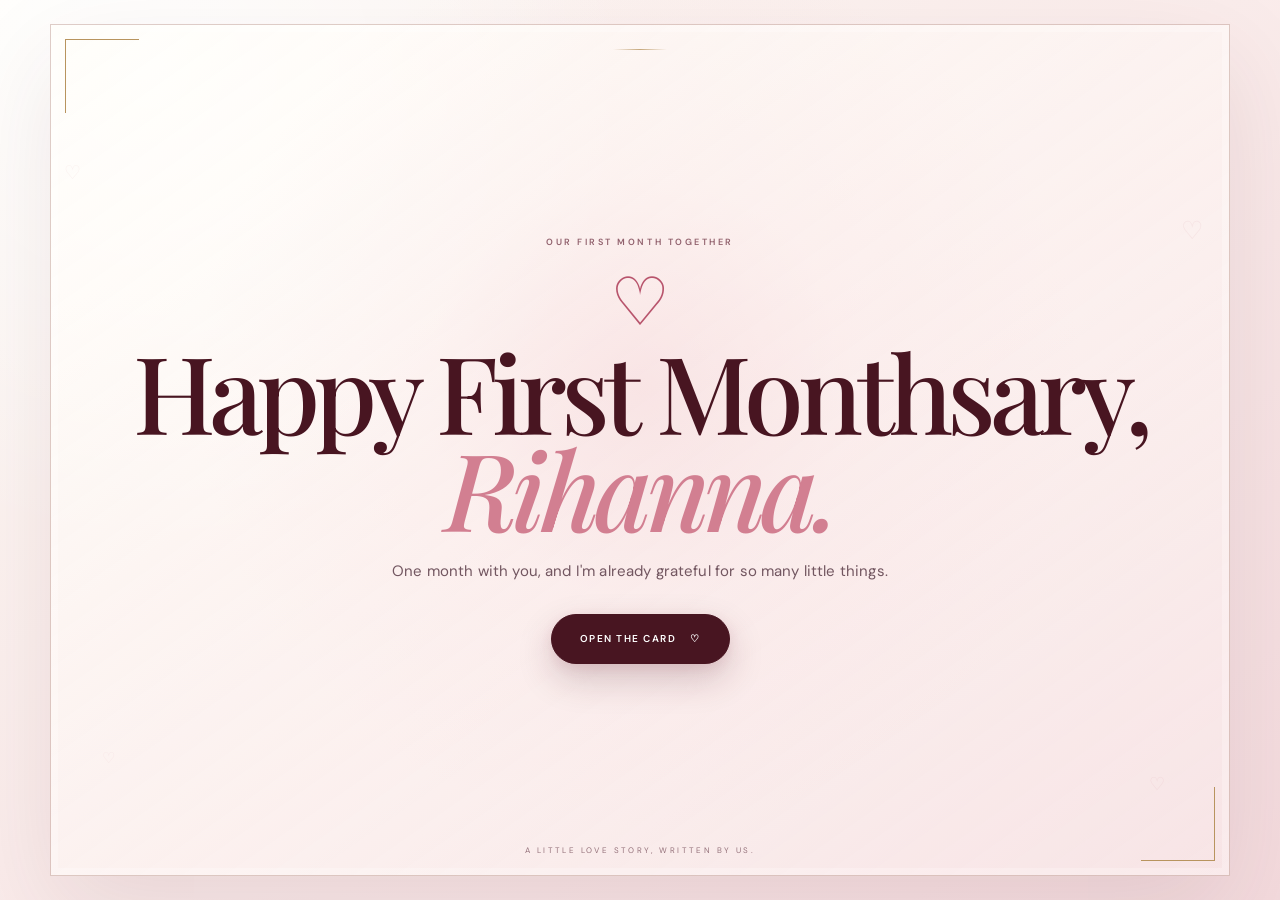
<file: index.html>
<!doctype html>
<html lang="en">
<head>
  <meta charset="utf-8">
  <meta name="viewport" content="width=device-width,initial-scale=1">
  <meta name="theme-color" content="#fbf1ee">
  <title>Happy First Monthsary, Rihanna</title>
  <meta name="description" content="A first monthsary love story made for Rihanna.">
  <link rel="preconnect" href="https://fonts.googleapis.com">
  <link rel="preconnect" href="https://fonts.gstatic.com" crossorigin>
  <link href="https://fonts.googleapis.com/css2?family=DM+Sans:wght@400;500;600&family=Italiana&family=Playfair+Display:ital,wght@0,500;0,600;1,500;1,600&display=swap" rel="stylesheet">
  <link rel="stylesheet" href="style.css">
  <link rel="stylesheet" href="home.css">
</head>
<body>
  <nav class="chapter-nav" id="chapter-nav" aria-label="Love story navigation" hidden>
    <a class="monogram" href="#home" data-home aria-label="Back to the beginning">R<span>&#9825;</span></a>
    <div class="chapter-links">
      <a href="#home" data-home data-section="home"><span>01</span> Beginning</a>
      <a href="#memories" data-section="memories"><span>02</span> Surprises</a>
    </div>
    <button class="sound-button" id="sound-button" aria-label="Play background music" aria-pressed="false">&#9835;</button>
  </nav>

  <main>
    <section class="hero chapter" id="home">
      <div class="hero-hearts" aria-hidden="true"><i>&#9825;</i><i>&#9825;</i><i>&#9825;</i><i>&#9825;</i></div>
      <div class="hero-frame reveal">
        <div class="corner corner-a"></div><div class="corner corner-b"></div>
        <p class="hero-label">OUR FIRST MONTH TOGETHER</p>
        <div class="outline-heart" aria-hidden="true">&#9825;</div>
        <h1>Happy First Monthsary,<br><em>Rihanna.</em></h1>
        <p class="hero-subtitle">One month with you, and I'm already grateful for so many little things.</p>
        <button class="button button-dark hero-button" id="open-card">Open the Card <span>&#9825;</span></button>
        <p class="scroll-note">A LITTLE LOVE STORY, WRITTEN BY US.</p>
      </div>
    </section>

    <div class="experience" id="experience" hidden>
    <section class="chapter surprises" id="memories">
      <div class="section-shell">
        <header class="section-title reveal">
          <h2>SANA MA<br><em>APPRECIATE MO PO.</em></h2>
        </header>

        <div class="gift-grid" aria-label="Four surprise cards">
          <button class="gift-card reveal" data-surprise="memories-content" data-label="Mga SS na Meron Ako Mwehehe">
            <span class="card-number">01</span><span class="gift-icon">&#9825;</span>
            <span class="card-kicker">A LITTLE SURPRISE FOR YOU</span>
            <strong>Mga SS na<br><em>Meron Ako Mwehehe</em></strong>
            <span class="card-line"></span><small>Please click to open &#9825;</small>
          </button>
          <button class="gift-card reveal" data-surprise="message-content" data-label="My Message to You, My Baby">
            <span class="card-number">02</span><span class="gift-icon">&#9993;</span>
            <span class="card-kicker">SEALED WITH ALL MY LOVE</span>
            <strong>My Message to You<br><em>My Baby</em></strong>
            <span class="card-line"></span><small>Please click to open &#9825;</small>
          </button>
          <button class="gift-card reveal" data-surprise="video-content" data-label="Our Video">
            <span class="card-number">03</span><span class="gift-icon">&#9655;</span>
            <span class="card-kicker">A MEMORY IN MOTION</span>
            <strong>Baka duo gods to<br><em>HAHAHAHA</em></strong>
            <span class="card-line"></span><small>Please click to open &#9825;</small>
          </button>
          <button class="gift-card reveal" data-surprise="date-content" data-label="Virtual Date Invitation">
            <span class="card-number">04</span><span class="gift-icon">&#10022;</span>
            <span class="card-kicker">ONE LAST QUESTION, BABY</span>
            <strong>One More Little<br><em>Surprise</em></strong>
            <span class="card-line"></span><small>Please click to open &#9825;</small>
          </button>
        </div>
        <p class="gift-hint reveal">Open them in any order. Every gift is yours.</p>
      </div>
    </section>
    </div>
  </main>

  <dialog class="surprise-dialog" id="surprise-dialog" aria-labelledby="prompt-title">
    <div class="prompt-view" id="prompt-view">
      <button class="modal-close" data-close aria-label="Close surprise">&times;</button>
      <div class="pulse-heart" aria-hidden="true">&#9825;</div>
      <p class="modal-kicker">JUST A TINY PAUSE...</p>
      <h2 id="prompt-title">Wait, baby!</h2>
      <p>Please click again to open your surprise...</p>
      <button class="button button-glow" id="reveal-surprise">Open My Surprise &#128140;</button>
    </div>
    <div class="reveal-view" id="reveal-view" hidden>
      <button class="modal-close" data-close aria-label="Close surprise">&times;</button>
      <div class="reveal-content" id="reveal-content"></div>
    </div>
  </dialog>

  <template id="memories-content">
    <div class="memory-heading">
      <div class="memory-ornament"><span></span><b>&#9825;</b><span></span></div>
      <h2>Mwamwa <em>Baby</em></h2>
      <p>Little pieces of us that I never want to forget.</p>
    </div>
    <div class="memory-gallery">
      <button class="memory-photo focus-top" data-caption="MY PRETTY BABY"><img src="assets/efa1906f-6c54-41ca-8814-4073c14ea785.jpg" alt="A video call memory"><span>MY PRETTY BABY</span><i>View Memory &#9825;</i></button>
      <button class="memory-photo" data-caption="BONAKID YARN"><img src="assets/cb5bf9ac-3ef1-4939-8803-dd63d7b1ca0a.jpg" alt="Our matching game characters"><span>BONAKID YARN</span><i>View Memory &#9825;</i></button>
      <button class="memory-photo" data-caption="MAPPINGS NA MALUPET"><img src="assets/14d90cfb-4a6c-462a-9b74-da4cdff6e28a.jpg" alt="Our digital drawing"><span>MAPPINGS NA MALUPET</span><i>View Memory &#9825;</i></button>
      <button class="memory-photo" data-caption="NUKE WITH CUTE"><img src="assets/879ca737-ec28-4d78-9085-f760972a9f83.jpg" alt="A game memory together"><span>NUKE WITH CUTE</span><i>View Memory &#9825;</i></button>
      <button class="memory-photo" data-caption="TULOG NA TUTULOG ANG BABY"><img src="assets/9c7c28a0-9c6e-46e9-8324-11fb23715173.jpg" alt="Our late-night setup"><span>TULOG NA TUTULOG ANG BABY</span><i>View Memory &#9825;</i></button>
      <button class="memory-photo focus-top" data-caption="TUTOTIAL DAW PANO MANDUROG"><img src="assets/870e12e1-f4db-4910-a78a-431c26ba211d.jpg" alt="A late-night video call"><span>TUTOTIAL DAW PANO MANDUROG</span><i>View Memory &#9825;</i></button>
      <p class="scrapbook-note">Even the simplest moments feel special when they are ours.</p>
      <button class="memory-photo" data-caption="BLACK NOIR?"><img src="assets/b1f1278a-5445-4ddc-a3ac-eef5e3f25c4e.jpg" alt="Our characters together"><span>BLACK NOIR?</span><i>View Memory &#9825;</i></button>
      <button class="memory-photo" data-caption="JOMBI"><img src="assets/3038747b-956f-412e-9ce2-2c13fce19be9.jpg" alt="Another game memory"><span>JOMBI</span><i>View Memory &#9825;</i></button>
      <button class="memory-photo" data-caption="DANCERIST."><img src="assets/5a14de52-e32c-4989-8ed6-56b7ecac7b17.jpg" alt="A favorite shared memory"><span>DANCERIST.</span><i>View Memory &#9825;</i></button>
    </div>
    <div class="gallery-ending"><span></span><p>Not every moment has to be perfect to be my favorite.</p><span></span></div>
  </template>

  <template id="message-content">
    <div class="modal-heading"><p class="modal-kicker">GIFT NO. 02</p><h2>A Little <em>Message</em></h2></div>
    <article class="surprise-letter">
      <p class="letter-date">OCTOBER 20, 2026</p><h3>My dearest Rihanna,</h3>
      <p><strong>Happy First Monthsary, my baby!</strong></p>
      <p>I'm so lucky to have you in my life, baby. You make my days special in ways you probably don't even realize, and I'm so thankful for all the love, happiness, and comfort you bring me every day. Having you by my side is one of the best things that has ever happened to me.</p>
      <p>I hope na kahit anong mangyari sa atin, kahit gaano pa tayo kalayo sa isa't isa, we will always choose each other and continue to fight for our love. I hope na one day, matupad natin lahat ng mga pangarap natin, not separately, but together. I want to see us grow, achieve our dreams, and celebrate every little success with each other. I want to be there for you through your happiest days and even during the times when things get difficult.</p>
      <p>Thank you, baby, kasi palagi kang nandiyan para sa akin. Thank you for making me feel loved and for staying by my side, kahit minsan ang sungit mo sa akin HAHAHAHA. Even with our little tampuhan and misunderstandings, I hope we never get tired of understanding each other and choosing to stay.</p>
      <p>This is only our first monthsary, but I hope it's just the beginning of a beautiful love story that we will continue to write together. I know hindi naman palaging magiging madali ang lahat, but I hope we always remember why we started and how much we mean to each other.</p>
      <p>I love you always, my baby. Please take care of yourself palagi, ha? Even when I'm not beside you, I hope you always feel how much I love you. I'm so proud to have you, and I'm so happy that it's you I'm sharing this journey with.</p>
      <p class="letter-ending"><strong>Happy first monthsary ulit, my baby! Here's to more monthsaries, more memories, more dreams to achieve together, and a love that continues to grow stronger every day. I love you so much, baby. Always and in all ways.</strong></p>
      <p class="signature">Always yours, with all my love.</p>
    </article>
  </template>

  <template id="video-content">
    <div class="modal-heading"><h2>HAHAHAHAHAHHAHA</h2><p>Press play, baby. This little memory is all yours.</p></div>
    <div class="surprise-video"><video controls playsinline preload="metadata"><source src="assets/49ed3130-e33a-4ed0-903a-6303807d93cc.mp4" type="video/mp4">Your browser does not support HTML video.</video></div>
  </template>

  <template id="date-content">
    <section class="virtual-date" aria-labelledby="date-question">
      <div class="date-question-view">
        <p class="modal-kicker">FOR US, EVEN FROM MILES AWAY</p>
        <div class="date-heart" aria-hidden="true">&#9825;</div>
        <h2>One Last Question, <em>Baby...</em></h2>
        <h3 id="date-question">Will you have a virtual date with me? &#10084;&#65039;</h3>
        <p>Even if we're miles apart, I still want to make more memories with you. Just you and me, a call, and some quality time together.</p>
        <div class="date-answer-buttons">
          <button class="button date-yes" type="button">YES, BABY! &#10084;&#65039;</button>
          <button class="button date-no" type="button">NO &#128584;</button>
        </div>
        <p class="no-reply" aria-live="polite"></p>
      </div>

      <div class="date-planner" hidden>
        <div class="date-celebration" aria-live="polite">
          <span aria-hidden="true">&#9825;</span>
          <p class="modal-kicker">YOU JUST MADE ME VERY HAPPY</p>
          <h2>IT'S A <em>DATE!</em></h2>
          <p>Let's plan a little time that belongs only to us.</p>
        </div>
        <form class="date-form">
          <fieldset>
            <legend>What should we do together?</legend>
            <label><input type="radio" name="activity" value="Video call" required><span>Video call</span></label>
            <label><input type="radio" name="activity" value="CODM gaming session"><span>CODM gaming session</span></label>
            <label><input type="radio" name="activity" value="Watch a movie together"><span>Watch a movie together</span></label>
            <label><input type="radio" name="activity" value="Chill and talk"><span>Chill and talk</span></label>
          </fieldset>
          <div class="date-fields">
            <label>Preferred date<input type="date" name="date" required></label>
            <label>Preferred time<input type="time" name="time" required></label>
          </div>
          <button class="button button-dark date-confirm" type="submit">CONFIRM OUR VIRTUAL DATE &#9825;</button>
        </form>
        <div class="date-confirmation" hidden aria-live="polite"></div>
        <p class="planner-note">Your choices stay on this page—they are not automatically sent.</p>
      </div>
    </section>
  </template>

  <audio id="music" loop preload="metadata"><source src="assets/vid.mp3" type="audio/mpeg"></audio>
  <dialog id="lightbox" aria-labelledby="lightbox-caption">
    <button id="close-lightbox" aria-label="Close photo">&times;</button>
    <button class="lightbox-arrow previous" id="previous-photo" aria-label="View previous memory">&larr;</button>
    <figure><img id="lightbox-image" alt=""><figcaption><p id="lightbox-caption"></p><small>A little piece of us, kept forever.</small></figcaption></figure>
    <button class="lightbox-arrow next" id="next-photo" aria-label="View next memory">&rarr;</button>
  </dialog>
  <div class="magic-layer" id="magic-layer" aria-hidden="true"></div>
  <footer id="site-footer" hidden><span>R &#9825;</span><p>Made with love for Rihanna &middot; Our first monthsary</p><a href="#home" data-home>Back to the beginning &uarr;</a></footer>
  <script src="script.js"></script>
</body></html>
</file>
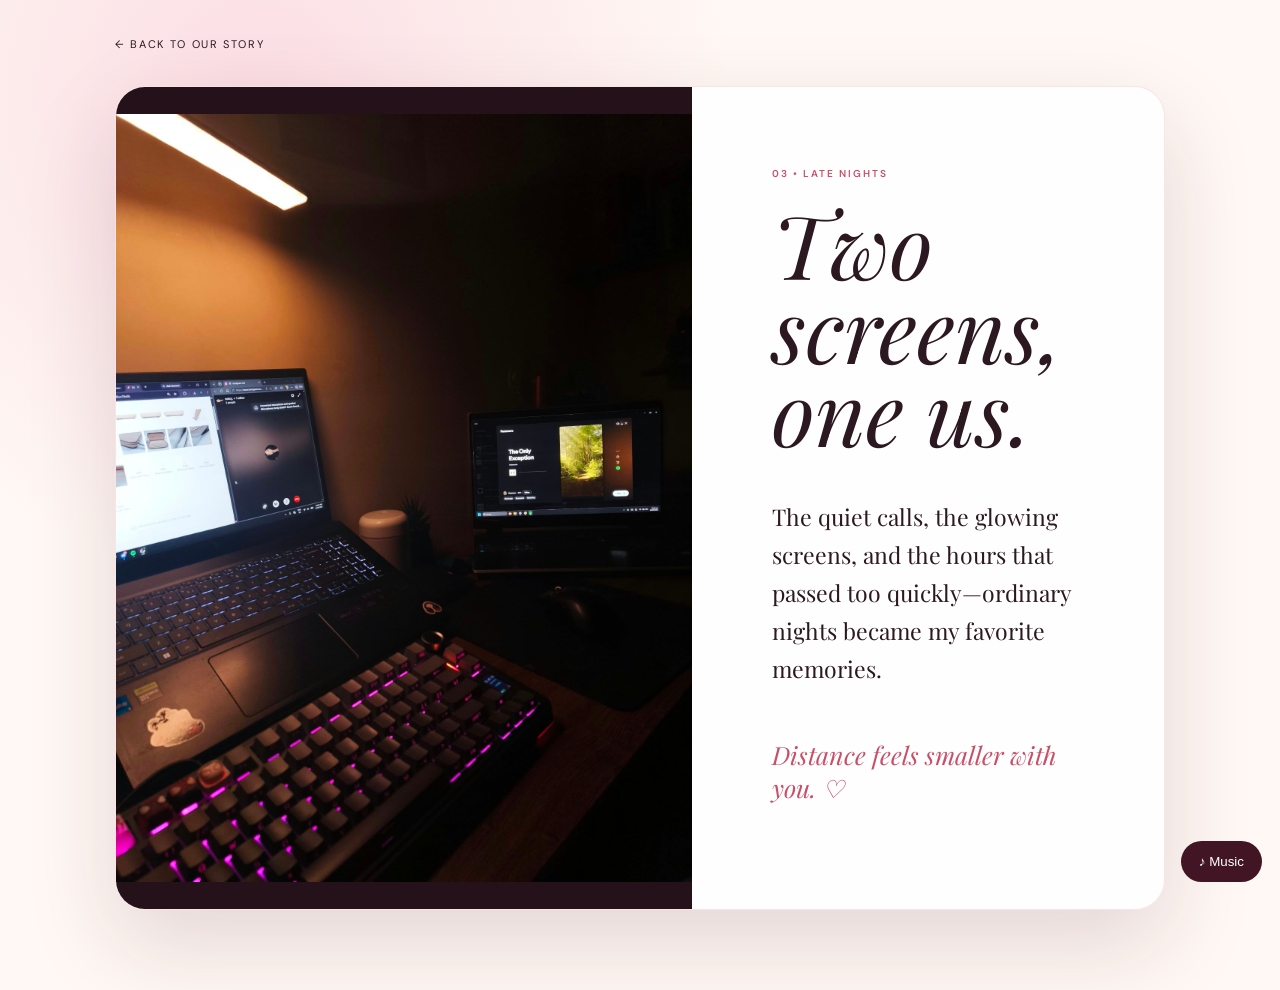
<file: late-nights.html>
<!doctype html><html lang="en"><head><meta charset="utf-8"><meta name="viewport" content="width=device-width,initial-scale=1"><title>Our Late Nights ♡</title><link rel="preconnect" href="https://fonts.googleapis.com"><link rel="preconnect" href="https://fonts.gstatic.com" crossorigin><link href="https://fonts.googleapis.com/css2?family=DM+Sans:wght@400;600&family=Playfair+Display:ital,wght@0,600;1,600&display=swap" rel="stylesheet"><link rel="stylesheet" href="detail.css"></head><body><main class="detail"><a class="back" href="index.html">← Back to our story</a><article class="card-page"><div class="visual"><img src="assets/9c7c28a0-9c6e-46e9-8324-11fb23715173.jpg" alt="Our late-night setup"></div><div class="copy"><small>03 • LATE NIGHTS</small><h1>Two screens,<br>one us.</h1><p>The quiet calls, the glowing screens, and the hours that passed too quickly—ordinary nights became my favorite memories.</p><p class="love">Distance feels smaller with you. ♡</p></div></article></main><audio autoplay loop preload="auto"><source src="assets/background-music.m4a" type="audio/mp4"></audio><button class="sound">♪ Music</button><script src="detail.js"></script></body></html>
</file>
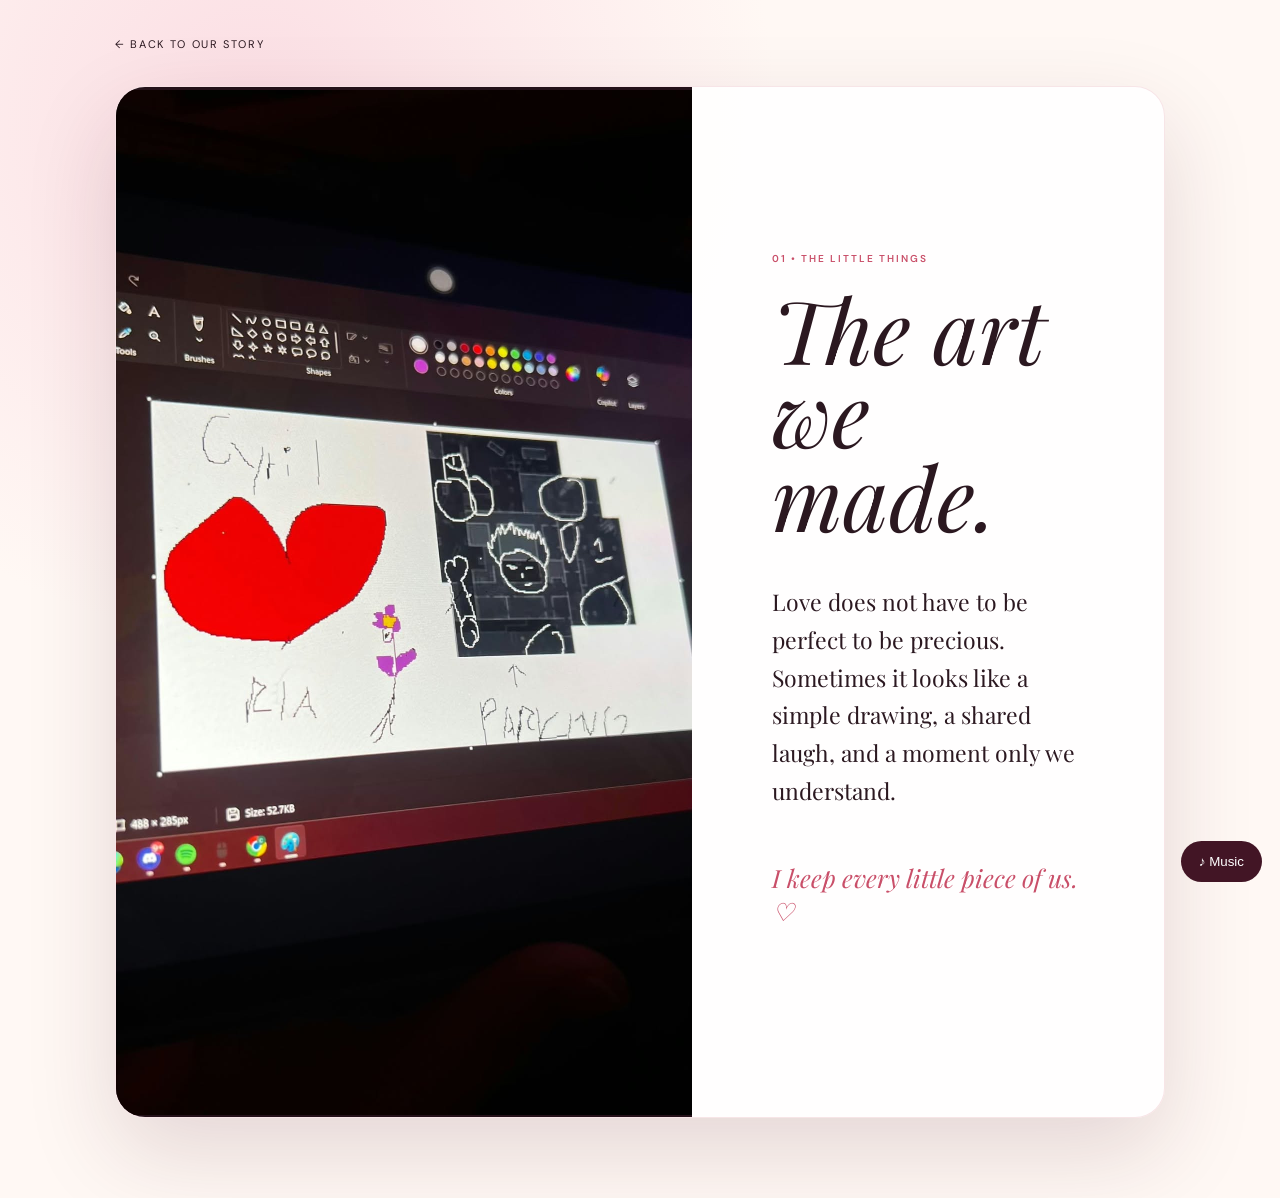
<file: little-things.html>
<!doctype html><html lang="en"><head><meta charset="utf-8"><meta name="viewport" content="width=device-width,initial-scale=1"><title>The Little Things ♡</title><link rel="preconnect" href="https://fonts.googleapis.com"><link rel="preconnect" href="https://fonts.gstatic.com" crossorigin><link href="https://fonts.googleapis.com/css2?family=DM+Sans:wght@400;600&family=Playfair+Display:ital,wght@0,600;1,600&display=swap" rel="stylesheet"><link rel="stylesheet" href="detail.css"></head><body><main class="detail"><a class="back" href="index.html">← Back to our story</a><article class="card-page"><div class="visual"><img src="assets/14d90cfb-4a6c-462a-9b74-da4cdff6e28a.jpg" alt="Our handmade drawing"></div><div class="copy"><small>01 • THE LITTLE THINGS</small><h1>The art<br>we made.</h1><p>Love does not have to be perfect to be precious. Sometimes it looks like a simple drawing, a shared laugh, and a moment only we understand.</p><p class="love">I keep every little piece of us. ♡</p></div></article></main><audio autoplay loop preload="auto"><source src="assets/background-music.m4a" type="audio/mp4"></audio><button class="sound">♪ Music</button><script src="detail.js"></script></body></html>
</file>
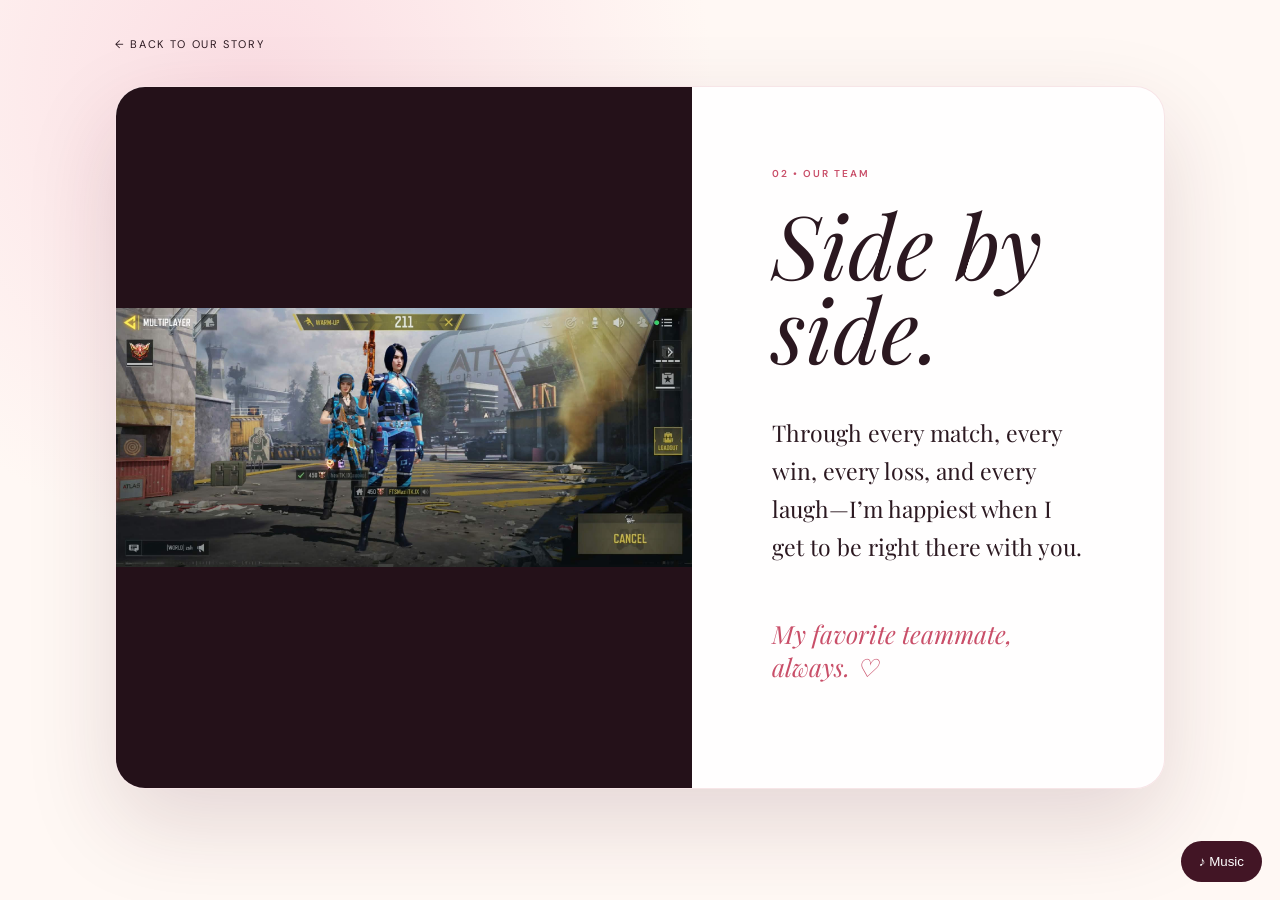
<file: our-team.html>
<!doctype html><html lang="en"><head><meta charset="utf-8"><meta name="viewport" content="width=device-width,initial-scale=1"><title>Our Team ♡</title><link rel="preconnect" href="https://fonts.googleapis.com"><link rel="preconnect" href="https://fonts.gstatic.com" crossorigin><link href="https://fonts.googleapis.com/css2?family=DM+Sans:wght@400;600&family=Playfair+Display:ital,wght@0,600;1,600&display=swap" rel="stylesheet"><link rel="stylesheet" href="detail.css"></head><body><main class="detail"><a class="back" href="index.html">← Back to our story</a><article class="card-page"><div class="visual"><img src="assets/cb5bf9ac-3ef1-4939-8803-dd63d7b1ca0a.jpg" alt="Our matching game characters"></div><div class="copy"><small>02 • OUR TEAM</small><h1>Side by<br>side.</h1><p>Through every match, every win, every loss, and every laugh—I’m happiest when I get to be right there with you.</p><p class="love">My favorite teammate, always. ♡</p></div></article></main><audio autoplay loop preload="auto"><source src="assets/background-music.m4a" type="audio/mp4"></audio><button class="sound">♪ Music</button><script src="detail.js"></script></body></html>
</file>
<file: style.css>
:root{--cream:#fffaf4;--paper:#fffdf9;--blush:#f5dfe0;--pink:#d48092;--rose:#b8546c;--wine:#481521;--ink:#31171e;--gold:#b8945e;--line:rgba(103,48,61,.17);--shadow:0 26px 70px rgba(75,24,39,.13)}*{box-sizing:border-box}html{scroll-behavior:smooth;scroll-padding-top:80px}body{margin:0;background:var(--cream);color:var(--ink);font-family:'DM Sans',sans-serif;overflow-x:hidden}body.modal-open{overflow:hidden}button,a{font:inherit}.chapter{position:relative;min-height:100vh}.chapter-nav{position:fixed;z-index:100;top:18px;left:50%;transform:translateX(-50%);width:min(880px,calc(100% - 30px));height:58px;display:flex;align-items:center;justify-content:space-between;padding:7px 10px 7px 19px;border:1px solid rgba(255,255,255,.65);border-radius:999px;background:rgba(255,250,247,.86);box-shadow:0 12px 36px rgba(69,21,35,.11);backdrop-filter:blur(18px)}.monogram{font:25px 'Italiana',serif;color:var(--wine);text-decoration:none}.monogram span{color:var(--rose)}.chapter-links{display:flex;gap:34px}.chapter-links a{position:relative;color:#795965;text-decoration:none;font-size:10px;letter-spacing:.08em;text-transform:uppercase}.chapter-links a span{margin-right:5px;color:var(--pink)}.chapter-links a.active{color:var(--wine)}.chapter-links a.active:after{content:'';position:absolute;left:0;right:0;bottom:-10px;height:1px;background:var(--rose)}.sound-button{width:42px;height:42px;border:0;border-radius:50%;background:var(--wine);color:#fff;cursor:pointer}.sound-button.playing{animation:pulse 1.5s infinite}@keyframes pulse{50%{box-shadow:0 0 0 8px rgba(184,84,108,.15)}}.hero{padding:96px 24px 24px;display:grid;place-items:center;background:radial-gradient(circle at 50% 38%,rgba(251,212,216,.9),transparent 42%),linear-gradient(135deg,#fffdfa,#f8e6e5)}.hero:before{content:'';position:absolute;inset:0;opacity:.28;background-image:radial-gradient(#b77882 .55px,transparent .55px);background-size:7px 7px;mask-image:linear-gradient(to bottom,#000,transparent 70%)}.hero-frame{position:relative;z-index:1;width:min(1180px,100%);min-height:calc(100vh - 120px);padding:clamp(52px,8vh,92px) 30px;display:flex;flex-direction:column;align-items:center;justify-content:center;text-align:center;border:1px solid rgba(143,82,95,.28);background:rgba(255,253,250,.43);box-shadow:inset 0 0 0 8px rgba(255,255,255,.25),0 30px 90px rgba(83,35,47,.08)}.corner{position:absolute;width:74px;height:74px}.corner-a{top:14px;left:14px;border-left:1px solid var(--gold);border-top:1px solid var(--gold)}.corner-b{right:14px;bottom:14px;border-right:1px solid var(--gold);border-bottom:1px solid var(--gold)}.eyebrow{display:flex;align-items:center;justify-content:center;gap:12px;margin:0 0 20px;color:#9b6270;font-size:10px;font-weight:600;letter-spacing:.25em}.eyebrow i{display:block;width:34px;height:1px;background:var(--gold)}.eyebrow.light{color:#e8bbc5}.outline-heart{height:72px;color:var(--rose);font:72px/1 'Playfair Display',serif}.hero h1{margin:13px 0 22px;color:var(--wine);font:500 clamp(55px,8.4vw,113px)/.9 'Playfair Display',serif;letter-spacing:-.055em}.hero h1 em,.section-title h2 em,.forever h2 em,.modal-heading h2 em,.final-gift h2 em{color:var(--pink);font-weight:500}.hero-copy{max-width:650px;margin:0 auto 30px;color:#70515c;font:17px/1.75 'Playfair Display',serif}.button{display:inline-flex;align-items:center;justify-content:center;gap:14px;min-height:50px;padding:0 25px;border-radius:999px;text-decoration:none;text-transform:uppercase;letter-spacing:.15em;font-size:10px;font-weight:600;cursor:pointer;transition:transform .3s,box-shadow .3s}.button:hover{transform:translateY(-3px)}.button-dark{border:1px solid var(--wine);background:var(--wine);color:#fff;box-shadow:0 13px 32px rgba(72,21,35,.2)}.button-outline{border:1px solid rgba(72,21,35,.33);background:transparent;color:var(--wine)}.button-light{border:1px solid rgba(255,255,255,.55);background:rgba(255,255,255,.55);color:var(--wine)}.scroll-note{position:absolute;bottom:22px;margin:0;color:#aa8992;font-size:8px;letter-spacing:.28em}.section-shell{width:min(1160px,100%);margin:auto;padding:130px 24px}.section-title{text-align:center;max-width:720px;margin:0 auto 66px}.section-title h2,.forever h2,.modal-heading h2,.final-gift h2{margin:0 0 22px;font:500 clamp(46px,7vw,82px)/.96 'Playfair Display',serif;letter-spacing:-.045em}.section-title>p:last-child{max-width:600px;margin:auto;color:#775963;line-height:1.75}.surprises{background:radial-gradient(circle at 15% 25%,rgba(245,205,209,.45),transparent 32%),linear-gradient(180deg,#fffaf6,#f8e8e8)}.gift-grid{display:grid;grid-template-columns:repeat(2,1fr);gap:22px;max-width:950px;margin:auto}.gift-card{position:relative;min-height:380px;padding:42px 32px 32px;display:flex;flex-direction:column;align-items:center;justify-content:center;overflow:hidden;border:1px solid rgba(184,148,94,.48);border-radius:26px;background:linear-gradient(145deg,rgba(255,255,255,.94),rgba(250,228,230,.88));color:var(--ink);box-shadow:var(--shadow);cursor:pointer;transition:transform .4s,box-shadow .4s,border-color .4s}.gift-card:before,.gift-card:after{content:'';position:absolute;width:62px;height:62px;opacity:.55}.gift-card:before{top:13px;left:13px;border-top:1px solid var(--gold);border-left:1px solid var(--gold)}.gift-card:after{right:13px;bottom:13px;border-right:1px solid var(--gold);border-bottom:1px solid var(--gold)}.gift-card:hover,.gift-card:focus-visible{transform:translateY(-9px);box-shadow:0 34px 80px rgba(75,24,39,.19);border-color:var(--gold);outline:none}.card-number{position:absolute;top:22px;right:25px;color:#b28a94;font-size:9px;letter-spacing:.16em}.gift-icon{width:66px;height:66px;margin-bottom:25px;display:grid;place-items:center;border:1px solid rgba(184,84,108,.3);border-radius:50%;background:#fff8;color:var(--rose);font:31px 'Playfair Display',serif;box-shadow:0 10px 26px rgba(184,84,108,.1)}.card-kicker{color:#a2707c;font-size:8px;font-weight:600;letter-spacing:.22em}.gift-card strong{margin:13px 0;color:var(--wine);font:500 clamp(31px,4vw,43px)/1.03 'Playfair Display',serif}.gift-card strong em{color:var(--pink);font-weight:500}.card-line{width:42px;height:1px;margin:10px 0 20px;background:var(--gold)}.gift-card small{color:#8c6570;font:italic 15px 'Playfair Display',serif}.gift-hint{text-align:center;color:#a17e87;font-size:11px;letter-spacing:.08em;margin:32px 0 0}.chapter-action{margin-top:43px;text-align:center}.forever{padding:100px 24px;display:grid;place-items:center;background:linear-gradient(145deg,#32101c,#591b2d);color:#fff}.forever-card{width:min(1030px,100%);padding:clamp(55px,9vw,100px) 25px;text-align:center;border:1px solid rgba(232,190,197,.25);border-radius:28px;background:radial-gradient(circle at 50% 0,rgba(205,111,133,.25),transparent 45%),rgba(255,255,255,.035);box-shadow:0 35px 100px rgba(12,2,6,.28)}.outline-heart.pale{color:#e8aeb9}.forever-card>p:not(.eyebrow){max-width:610px;margin:0 auto 32px;color:#ead6db;font:18px/1.75 'Playfair Display',serif}.surprise-dialog{width:min(1080px,94vw);max-height:91vh;margin:auto;border:0;border-radius:28px;padding:0;background:var(--paper);color:var(--ink);box-shadow:0 40px 120px rgba(23,3,10,.5);overflow:auto}.surprise-dialog::backdrop{background:rgba(31,8,16,.78);backdrop-filter:blur(10px)}.surprise-dialog[open]{animation:modalIn .45s cubic-bezier(.2,.8,.2,1)}@keyframes modalIn{from{opacity:0;transform:translateY(24px) scale(.96)}}.prompt-view{position:relative;min-height:570px;padding:70px 30px;display:flex;flex-direction:column;align-items:center;justify-content:center;text-align:center;background:radial-gradient(circle,#f8d8dc,transparent 48%),linear-gradient(145deg,#fffdf9,#fae9e9)}.prompt-view:before{content:'';position:absolute;inset:18px;border:1px solid rgba(184,148,94,.45);border-radius:18px;pointer-events:none}.modal-close{position:absolute;z-index:5;top:18px;right:18px;width:42px;height:42px;border:1px solid rgba(72,21,33,.15);border-radius:50%;background:#fff;color:var(--wine);font-size:25px;cursor:pointer}.pulse-heart{color:var(--rose);font:84px/1 'Playfair Display',serif;animation:heartPulse 1.45s ease-in-out infinite}@keyframes heartPulse{50%{transform:scale(1.12);filter:drop-shadow(0 0 13px rgba(184,84,108,.4))}}.modal-kicker{color:#a16c79;font-size:9px;font-weight:600;letter-spacing:.25em}.prompt-view h2{margin:10px 0;color:var(--wine);font:500 clamp(45px,7vw,76px)/1 'Playfair Display',serif}.prompt-view h2 span{white-space:nowrap}.prompt-view>p:not(.modal-kicker){margin:5px 0 30px;color:#795963;font:italic 19px 'Playfair Display',serif}.button-glow{border:1px solid var(--wine);background:var(--wine);color:#fff;box-shadow:0 0 0 0 rgba(184,84,108,.25);animation:buttonGlow 2s infinite}@keyframes buttonGlow{50%{box-shadow:0 0 0 11px rgba(184,84,108,.1),0 15px 35px rgba(72,21,33,.25)}}.reveal-view{position:relative;min-height:520px;padding:clamp(55px,8vw,85px) clamp(18px,5vw,58px);background:linear-gradient(145deg,#fffdf9,#faeff0)}.reveal-view.boom{animation:revealBoom .7s cubic-bezier(.17,.89,.32,1.15)}@keyframes revealBoom{from{opacity:0;transform:scale(.88) rotateX(5deg)}}.modal-heading{text-align:center;margin:0 auto 38px}.modal-heading h2,.final-gift h2{font-size:clamp(43px,6vw,70px)}.modal-heading>p:last-child{color:#82616b}.memory-gallery{display:grid;grid-template-columns:repeat(4,1fr);grid-auto-rows:185px;gap:12px}.memory-photo{padding:0;border:0;border-radius:15px;overflow:hidden;background:var(--wine);cursor:zoom-in;box-shadow:0 12px 30px rgba(54,18,29,.13)}.memory-photo.wide{grid-column:span 2}.memory-photo img{width:100%;height:100%;display:block;object-fit:cover;transition:transform .5s}.memory-photo:hover img{transform:scale(1.06)}.surprise-letter{max-width:730px;margin:auto;padding:clamp(30px,6vw,65px);border:1px solid rgba(184,148,94,.36);background:#fffdf8;box-shadow:0 25px 65px rgba(76,26,39,.11)}.letter-date{color:#a16d79;font-size:9px!important;letter-spacing:.24em}.surprise-letter h3{color:var(--wine);font:500 clamp(35px,5vw,52px) 'Playfair Display',serif}.surprise-letter p{font:18px/1.75 'Playfair Display',serif}.signature{color:var(--rose);font-style:italic!important;font-size:24px!important}.surprise-video{max-width:830px;margin:auto;padding:13px 13px 20px;border:1px solid rgba(184,148,94,.42);border-radius:22px;background:var(--wine);box-shadow:0 28px 70px rgba(41,10,20,.25)}.surprise-video video{display:block;width:100%;max-height:62vh;border-radius:13px;background:#16070d}.surprise-video p{margin:17px 7px 0;color:#f1d8dd;font:italic 18px 'Playfair Display',serif}.final-gift{max-width:780px;margin:auto;text-align:center;padding:40px 15px}.big-heart{color:var(--rose);font:90px/1 'Playfair Display',serif}.final-gift blockquote{margin:25px auto;max-width:680px;color:#5b3440;font:italic clamp(22px,3.5vw,32px)/1.55 'Playfair Display',serif}.magic-layer{position:fixed;inset:0;z-index:300;pointer-events:none}.magic-layer i{position:absolute;left:50%;top:50%;color:#e6a0ae;font-style:normal;font-size:25px;animation:magicBurst 1.7s ease-out forwards}@keyframes magicBurst{to{transform:translate(var(--x),var(--y)) rotate(var(--r));opacity:0}}.reveal{opacity:0;transform:translateY(28px);transition:opacity .8s,transform .8s}.reveal.visible{opacity:1;transform:none}#lightbox{width:min(1000px,94vw);border:0;border-radius:22px;padding:15px;background:#210d14;color:#fff;box-shadow:0 35px 110px #0009}#lightbox::backdrop{background:rgba(28,8,17,.85);backdrop-filter:blur(9px)}#lightbox img{display:block;max-width:100%;max-height:78vh;margin:auto;border-radius:12px;object-fit:contain}#lightbox p{text-align:center;font:italic 21px 'Playfair Display',serif}#close-lightbox{position:absolute;right:9px;top:8px;z-index:2;width:40px;height:40px;border:0;border-radius:50%;background:#fff;color:var(--wine);font-size:24px;cursor:pointer}footer{padding:35px max(25px,6vw);display:flex;align-items:center;justify-content:space-between;background:#210b13;color:#d9bdc3;font-size:9px;letter-spacing:.15em;text-transform:uppercase}footer span{color:#edb8c3;font:23px 'Italiana',serif}footer a{color:#d9bdc3;text-decoration:none}@media(max-width:760px){.chapter-links a{font-size:0}.chapter-links a span{font-size:9px}.gift-grid{grid-template-columns:1fr}.memory-gallery{grid-template-columns:repeat(2,1fr)}.gift-card{min-height:350px}}@media(max-width:520px){html{scroll-padding-top:70px}.chapter-nav{top:10px;height:50px}.chapter-links{gap:15px}.sound-button{width:36px;height:36px}.hero{padding:72px 12px 12px}.hero-frame{min-height:calc(100svh - 84px);padding:65px 18px}.hero h1{font-size:clamp(49px,15vw,72px)}.hero-copy{font-size:15px}.outline-heart{height:57px;font-size:57px}.scroll-note{display:none}.section-shell{padding:95px 14px}.section-title{margin-bottom:42px}.gift-card{min-height:330px;padding:36px 20px}.forever{padding:80px 14px}.surprise-dialog{width:calc(100vw - 18px);max-height:94vh;border-radius:20px}.prompt-view{min-height:520px;padding:60px 20px}.reveal-view{padding-top:68px}.memory-gallery{grid-auto-rows:145px;gap:8px}.memory-photo.wide{grid-column:span 2}footer{flex-direction:column;gap:16px;text-align:center}}@media(prefers-reduced-motion:reduce){html{scroll-behavior:auto}*,*:before,*:after{animation:none!important;transition:none!important}.reveal{opacity:1;transform:none}}
</file>
<file: home.css>
[hidden]{display:none!important}
.hero{padding:24px}
.hero,.experience,.chapter-nav,#site-footer{transition:opacity .55s ease,transform .55s ease}
.hero.hero-exit{opacity:0;transform:translateY(-18px) scale(.985);pointer-events:none}
.experience.experience-enter{animation:experienceEnter .7s cubic-bezier(.2,.8,.2,1) both}
@keyframes experienceEnter{from{opacity:0;transform:translateY(28px)}to{opacity:1;transform:none}}
@media(max-width:520px){.hero{padding:12px}.hero-frame{min-height:calc(100svh - 24px)}}
@media(prefers-reduced-motion:reduce){.hero,.experience,.chapter-nav,#site-footer{transition:none}.experience.experience-enter{animation:none}}
.surprise-letter .letter-ending{margin-top:30px;color:var(--wine)}

/* Intimate editorial homepage */
.hero{isolation:isolate;overflow:hidden;background:
  radial-gradient(circle at 50% 43%,rgba(225,132,151,.25) 0,rgba(243,192,201,.14) 26%,transparent 54%),
  radial-gradient(circle at 12% 8%,rgba(255,255,255,.92),transparent 34%),
  linear-gradient(145deg,#fffdf8 0%,#faeceb 48%,#f3dadd 100%)}
.hero:before{z-index:-1;opacity:.23;background-image:radial-gradient(rgba(111,52,67,.5) .45px,transparent .55px);background-size:6px 6px;mask-image:linear-gradient(to bottom,#000 0%,rgba(0,0,0,.65) 68%,transparent 100%)}
.hero-frame{min-height:calc(100svh - 48px);padding:clamp(58px,8vh,90px) clamp(22px,6vw,72px);border-color:rgba(145,94,79,.3);background:linear-gradient(145deg,rgba(255,253,248,.55),rgba(255,246,245,.33));box-shadow:inset 0 0 0 7px rgba(255,255,255,.22),0 36px 95px rgba(93,38,53,.1)}
.hero-frame:after{content:'';position:absolute;top:24px;left:50%;width:54px;height:1px;transform:translateX(-50%);background:linear-gradient(90deg,transparent,var(--gold),transparent);opacity:.8}
.hero-label{margin:0 0 16px;color:#91616d;font-size:9px;font-weight:600;letter-spacing:.28em}
.outline-heart{position:relative;height:67px;color:var(--rose);font-size:67px;filter:drop-shadow(0 0 0 rgba(184,84,108,0));transform-origin:center;animation:gentleHeartbeat 2.7s ease-in-out infinite}
.outline-heart:after{content:'\2726';position:absolute;right:-11px;top:7px;color:var(--gold);font:12px/1 'DM Sans',sans-serif;opacity:0;animation:heartSparkle 5.4s ease-in-out infinite}
@keyframes gentleHeartbeat{0%,38%,100%{transform:scale(1);filter:drop-shadow(0 0 0 rgba(184,84,108,0))}44%{transform:scale(1.075);filter:drop-shadow(0 0 9px rgba(184,84,108,.28))}50%{transform:scale(1.02)}56%{transform:scale(1.095);filter:drop-shadow(0 0 12px rgba(184,84,108,.34))}65%{transform:scale(1)}}
@keyframes heartSparkle{0%,46%,60%,100%{opacity:0;transform:scale(.6) rotate(0)}51%{opacity:.9;transform:scale(1.15) rotate(22deg)}56%{opacity:.2;transform:scale(.8) rotate(45deg)}}
.hero h1{margin:12px 0 21px;max-width:1050px;text-wrap:balance}
.hero h1 em{color:#d27f91;font-style:italic}
.hero-subtitle{max-width:580px;margin:0 auto 30px;color:#725660;font:15px/1.75 'DM Sans',sans-serif;letter-spacing:.01em}
.hero-button{position:relative;overflow:hidden;padding-inline:28px;box-shadow:0 15px 36px rgba(72,21,33,.2),0 4px 12px rgba(184,84,108,.12)}
.hero-button:before{content:'';position:absolute;inset:-2px auto -2px -45%;width:32%;transform:skewX(-22deg);background:linear-gradient(90deg,transparent,rgba(255,255,255,.34),transparent);transition:left .65s ease}
.hero-button:hover:before,.hero-button:focus-visible:before{left:118%}
.hero-button:hover,.hero-button:focus-visible{transform:translateY(-4px);box-shadow:0 19px 42px rgba(72,21,33,.25),0 6px 18px rgba(184,84,108,.18)}
.scroll-note{bottom:20px;color:#94717a;letter-spacing:.3em}
.hero-hearts{position:absolute;z-index:0;inset:0;pointer-events:none}
.hero-hearts i{position:absolute;color:rgba(184,84,108,.16);font:25px/1 'Playfair Display',serif;font-style:normal;animation:edgeFloat 9s ease-in-out infinite}
.hero-hearts i:nth-child(1){left:5%;top:18%;font-size:19px}
.hero-hearts i:nth-child(2){right:6%;top:24%;animation-delay:-2.4s}
.hero-hearts i:nth-child(3){left:8%;bottom:15%;font-size:15px;animation-delay:-5.2s}
.hero-hearts i:nth-child(4){right:9%;bottom:12%;font-size:18px;animation-delay:-7s}
@keyframes edgeFloat{0%,100%{transform:translateY(0) rotate(-5deg);opacity:.1}50%{transform:translateY(-13px) rotate(7deg);opacity:.22}}
.hero-frame.visible .hero-label,.hero-frame.visible h1,.hero-frame.visible .hero-subtitle,.hero-frame.visible .hero-button,.hero-frame.visible .scroll-note{animation:heroElementIn .8s ease-out backwards}
.hero-frame.visible h1{animation-delay:.08s}.hero-frame.visible .hero-subtitle{animation-delay:.18s}.hero-frame.visible .hero-button{animation-delay:.28s}.hero-frame.visible .scroll-note{animation-delay:.38s}
@keyframes heroElementIn{from{opacity:0;transform:translateY(15px)}to{opacity:1;transform:none}}
@media(max-width:620px){.hero-frame{padding:54px 18px 68px}.hero-label{font-size:8px;letter-spacing:.2em}.hero h1{font-size:clamp(45px,14.5vw,69px);line-height:.93}.hero-subtitle{max-width:330px;font-size:13px;line-height:1.65;margin-bottom:25px}.scroll-note{display:block;bottom:14px;width:82%;font-size:7px;line-height:1.5;letter-spacing:.18em}.hero-hearts i:nth-child(1),.hero-hearts i:nth-child(4){display:none}}
@media(prefers-reduced-motion:reduce){.outline-heart,.outline-heart:after,.hero-hearts i,.hero-frame.visible .hero-label,.hero-frame.visible h1,.hero-frame.visible .hero-subtitle,.hero-frame.visible .hero-button,.hero-frame.visible .scroll-note{animation:none!important}.hero-button:before{display:none}}

/* Premium romantic scrapbook gallery */
.memory-heading{max-width:780px;margin:0 auto 56px;padding-top:8px;text-align:center}
.memory-ornament{display:flex;align-items:center;justify-content:center;gap:12px;margin-bottom:18px;color:var(--rose)}
.memory-ornament span{width:44px;height:1px;background:linear-gradient(90deg,transparent,var(--gold))}
.memory-ornament span:last-child{background:linear-gradient(90deg,var(--gold),transparent)}
.memory-ornament b{font:28px/1 'Playfair Display',serif;font-weight:400}
.memory-heading h2{margin:0 0 18px;color:var(--wine);font:500 clamp(45px,7vw,74px)/1 'Playfair Display',serif;letter-spacing:-.045em}
.memory-heading h2 em{color:var(--pink);font-weight:500}
.memory-heading p{margin:0;color:#7d5b65;font:16px/1.7 'DM Sans',sans-serif}
.memory-gallery{display:grid;grid-template-columns:repeat(3,minmax(0,1fr));grid-auto-rows:auto;gap:22px;width:min(1040px,100%);margin:auto}
.memory-photo,.memory-photo.wide{position:relative;grid-column:auto;aspect-ratio:4/3;padding:0;overflow:hidden;border:1px solid rgba(184,148,94,.38);border-radius:20px;background:#3c1420;box-shadow:0 16px 38px rgba(66,22,35,.13),0 2px 6px rgba(66,22,35,.06);cursor:zoom-in;transition:transform .42s ease,box-shadow .42s ease,border-color .42s ease}
.memory-photo:after{content:'';position:absolute;inset:42% 0 0;background:linear-gradient(transparent,rgba(54,15,28,.82));pointer-events:none}
.memory-photo img{width:100%;height:100%;display:block;object-fit:cover;object-position:center;transition:transform .65s ease,filter .65s ease}
.memory-photo.focus-top img{object-position:center 22%}
.memory-photo span{position:absolute;z-index:2;left:18px;right:18px;bottom:16px;color:#fffaf4;text-align:left;font:italic 17px/1.25 'Playfair Display',serif;text-shadow:0 2px 10px rgba(25,4,11,.55);transition:transform .35s ease}
.memory-photo i{position:absolute;z-index:2;top:15px;right:15px;padding:7px 10px;border:1px solid rgba(255,255,255,.34);border-radius:999px;background:rgba(72,21,33,.66);color:#fffaf4;opacity:0;transform:translateY(-5px);font:600 8px/1 'DM Sans',sans-serif;font-style:normal;letter-spacing:.12em;text-transform:uppercase;backdrop-filter:blur(8px);transition:opacity .35s ease,transform .35s ease}
.memory-photo:hover,.memory-photo:focus-visible{transform:translateY(-7px);border-color:rgba(184,148,94,.7);box-shadow:0 25px 55px rgba(66,22,35,.2);outline:none}
.memory-photo:hover img,.memory-photo:focus-visible img{transform:scale(1.045);filter:saturate(1.05)}
.memory-photo:hover i,.memory-photo:focus-visible i{opacity:1;transform:none}
.scrapbook-note{grid-column:1/-1;margin:4px 0;padding:20px;text-align:center;color:var(--rose);font:italic 21px/1.4 'Playfair Display',serif}
.scrapbook-note:before,.scrapbook-note:after{content:'\2726';margin:0 12px;color:var(--gold);font-size:10px}
.gallery-ending{display:flex;align-items:center;justify-content:center;gap:18px;max-width:800px;margin:52px auto 0;text-align:center}
.gallery-ending span{flex:1;height:1px;background:linear-gradient(90deg,transparent,rgba(184,148,94,.65))}
.gallery-ending span:last-child{background:linear-gradient(90deg,rgba(184,148,94,.65),transparent)}
.gallery-ending p{margin:0;color:#76525d;font:italic clamp(18px,2.5vw,24px)/1.45 'Playfair Display',serif}
#lightbox{width:min(1040px,95vw);max-height:94vh;padding:22px 72px 18px;overflow:visible;border:1px solid rgba(232,196,156,.25);border-radius:24px;background:linear-gradient(145deg,#2b0d17,#481521);color:#fffaf4;box-shadow:0 40px 120px rgba(18,2,8,.72)}
#lightbox[open]{animation:lightboxIn .38s cubic-bezier(.2,.8,.2,1)}
@keyframes lightboxIn{from{opacity:0;transform:scale(.965) translateY(12px)}}
#lightbox figure{margin:0;display:grid;grid-template-rows:minmax(0,1fr) auto;max-height:88vh}
#lightbox img{max-width:100%;width:auto;height:auto;max-height:72vh;margin:auto;border-radius:14px;object-fit:contain;box-shadow:0 18px 55px rgba(0,0,0,.32)}
#lightbox figcaption{text-align:center;padding-top:15px}
#lightbox figcaption p{margin:0 0 5px;color:#fffaf4;font:italic 23px 'Playfair Display',serif}
#lightbox figcaption small{color:#d9adb7;font-size:9px;letter-spacing:.15em;text-transform:uppercase}
#close-lightbox{top:14px;right:14px}
.lightbox-arrow{position:absolute;z-index:3;top:50%;width:45px;height:45px;transform:translateY(-50%);border:1px solid rgba(255,255,255,.28);border-radius:50%;background:rgba(255,250,244,.1);color:#fffaf4;font-size:20px;cursor:pointer;backdrop-filter:blur(8px);transition:background .25s,transform .25s}
.lightbox-arrow:hover{background:rgba(255,250,244,.22);transform:translateY(-50%) scale(1.07)}
.lightbox-arrow.previous{left:14px}.lightbox-arrow.next{right:14px}
@media(max-width:800px){.memory-gallery{grid-template-columns:repeat(2,minmax(0,1fr));gap:15px}.memory-photo span{font-size:16px}#lightbox{padding-left:58px;padding-right:58px}}
@media(max-width:440px){.memory-gallery{grid-template-columns:1fr;gap:14px}.memory-photo{aspect-ratio:4/3}.scrapbook-note{font-size:18px;padding:14px 4px}.gallery-ending span{display:none}#lightbox{width:96vw;padding:56px 12px 18px;overflow:auto}.lightbox-arrow{top:27px;transform:none}.lightbox-arrow:hover{transform:scale(1.07)}.lightbox-arrow.previous{left:14px}.lightbox-arrow.next{right:66px}#close-lightbox{top:14px;right:14px}}

/* Balanced three-card layout: two cards above and one centered below. */
.gift-grid > .gift-card:nth-child(3):last-child {
  grid-column: 1 / -1;
  width: calc(50% - 11px);
  justify-self: center;
}

@media (max-width: 760px) {
  .gift-grid > .gift-card:nth-child(3):last-child {
    grid-column: auto;
    width: 100%;
  }
}

/* LDR virtual-date invitation */
.virtual-date{max-width:850px;margin:auto;text-align:center}
.date-question-view,.date-planner{padding:clamp(10px,3vw,28px)}
.virtual-date h2{margin:8px 0 24px;color:var(--wine);font:500 clamp(42px,6.4vw,70px)/1 'Playfair Display',serif;letter-spacing:-.04em}
.virtual-date h2 em,.date-celebration h2 em{color:var(--pink);font-weight:500}
.date-question-view h3{max-width:680px;margin:0 auto 18px;color:var(--wine);font:500 clamp(25px,4vw,36px)/1.3 'Playfair Display',serif}
.date-question-view>p:not(.modal-kicker):not(.no-reply){max-width:650px;margin:0 auto 30px;color:#75535e;font:17px/1.7 'DM Sans',sans-serif}
.date-heart{margin:auto;color:var(--rose);font:70px/1 'Playfair Display',serif;animation:gentleHeartbeat 2.7s ease-in-out infinite}
.date-answer-buttons{display:flex;align-items:center;justify-content:center;gap:14px;min-height:64px;flex-wrap:wrap}
.date-yes{--yes-scale:1;border:1px solid var(--wine);background:var(--wine);color:#fff;box-shadow:0 13px 32px rgba(72,21,35,.2);transform:scale(var(--yes-scale));transition:transform .3s,padding .3s,box-shadow .3s}
.date-yes:hover,.date-yes:focus-visible{transform:translateY(-2px) scale(var(--yes-scale))}
.date-no{border:1px solid rgba(72,21,33,.3);background:#fffaf7;color:var(--wine)}
.no-reply{min-height:24px;margin:17px 0 0;color:var(--rose);font:italic 17px 'Playfair Display',serif}
.date-celebration{position:relative;margin-bottom:30px}
.date-celebration>span{display:block;color:var(--rose);font:72px/1 'Playfair Display',serif}
.date-celebration h2{margin:5px 0 12px}
.date-celebration>p:last-child{color:#75535e}
.date-form{max-width:700px;margin:auto;padding:clamp(22px,4vw,38px);border:1px solid rgba(184,148,94,.4);border-radius:22px;background:rgba(255,253,248,.85);box-shadow:0 20px 55px rgba(75,24,39,.1);text-align:left}
.date-form fieldset{display:grid;grid-template-columns:repeat(2,minmax(0,1fr));gap:11px;margin:0 0 24px;padding:0;border:0}
.date-form legend{grid-column:1/-1;width:100%;margin-bottom:15px;color:var(--wine);font:500 24px 'Playfair Display',serif;text-align:center}
.date-form fieldset label{cursor:pointer}
.date-form input[type=radio]{position:absolute;opacity:0;pointer-events:none}
.date-form fieldset span{display:flex;align-items:center;justify-content:center;min-height:54px;padding:10px;border:1px solid rgba(72,21,33,.2);border-radius:14px;background:#fff;color:#6c4652;text-align:center;transition:.25s}
.date-form input[type=radio]:checked+span{border-color:var(--rose);background:#f7dde2;color:var(--wine);box-shadow:0 0 0 3px rgba(184,84,108,.1)}
.date-form input[type=radio]:focus-visible+span{outline:2px solid var(--rose);outline-offset:2px}
.date-fields{display:grid;grid-template-columns:1fr 1fr;gap:14px;margin-bottom:24px}
.date-fields label{color:#795963;font-size:12px;font-weight:600;letter-spacing:.04em}
.date-fields input{width:100%;min-height:48px;margin-top:8px;padding:0 13px;border:1px solid rgba(72,21,33,.22);border-radius:12px;background:#fffdf9;color:var(--wine)}
.date-confirm{display:flex;margin:auto;border:0}
.date-confirmation{max-width:700px;margin:0 auto 18px;padding:30px;border:1px solid rgba(184,148,94,.45);border-radius:22px;background:linear-gradient(145deg,#fffdf8,#f9e4e7);box-shadow:0 20px 55px rgba(75,24,39,.11)}
.date-confirmation h3{margin:0 0 18px;color:var(--wine);font:500 34px 'Playfair Display',serif}
.date-confirmation p{margin:8px 0;color:#6d4853}
.date-confirmation strong{color:var(--wine)}
.planner-note{margin:18px auto 0;color:#9a7881;font-size:11px}
@media(max-width:600px){.date-question-view,.date-planner{padding:4px}.date-answer-buttons{gap:10px}.date-form{padding:20px 14px}.date-form fieldset,.date-fields{grid-template-columns:1fr}.date-form legend{font-size:21px}.date-confirm{width:100%;padding:0 14px;font-size:9px}.date-question-view>p:not(.modal-kicker):not(.no-reply){font-size:15px}}
</file>
<file: detail.css>
:root{--cream:#fff8f4;--ink:#2b1820;--rose:#c94f69}*{box-sizing:border-box}body{margin:0;min-height:100vh;background:radial-gradient(circle at 20% 10%,#fbdde3,transparent 35%),var(--cream);color:var(--ink);font-family:'DM Sans',sans-serif}.detail{width:min(1050px,calc(100% - 34px));margin:auto;padding:32px 0 80px}.back{display:inline-block;margin-bottom:35px;color:var(--ink);text-decoration:none;font-size:11px;letter-spacing:.15em;text-transform:uppercase}.card-page{display:grid;grid-template-columns:1.1fr .9fr;min-height:72vh;overflow:hidden;border:1px solid rgba(201,79,105,.15);border-radius:30px;background:rgba(255,255,255,.86);box-shadow:0 35px 90px rgba(74,24,42,.15)}.visual{min-height:560px;background:#241119}.visual img{width:100%;height:100%;object-fit:contain}.copy{display:grid;align-content:center;padding:clamp(35px,7vw,80px)}.copy small{color:var(--rose);font-size:10px;font-weight:600;letter-spacing:.2em}.copy h1{margin:.25em 0;font:italic clamp(48px,7vw,88px)/.95 'Playfair Display',serif}.copy p{font:clamp(18px,2vw,23px)/1.65 'Playfair Display',serif}.copy .love{margin-top:28px;color:var(--rose);font:italic 25px 'Playfair Display',serif}.sound{position:fixed;right:18px;bottom:18px;border:0;border-radius:999px;background:#421525;color:#fff;padding:13px 18px;cursor:pointer}@media(max-width:760px){.card-page{grid-template-columns:1fr}.visual{min-height:48vh}.copy{padding:38px 28px}}
</file>
